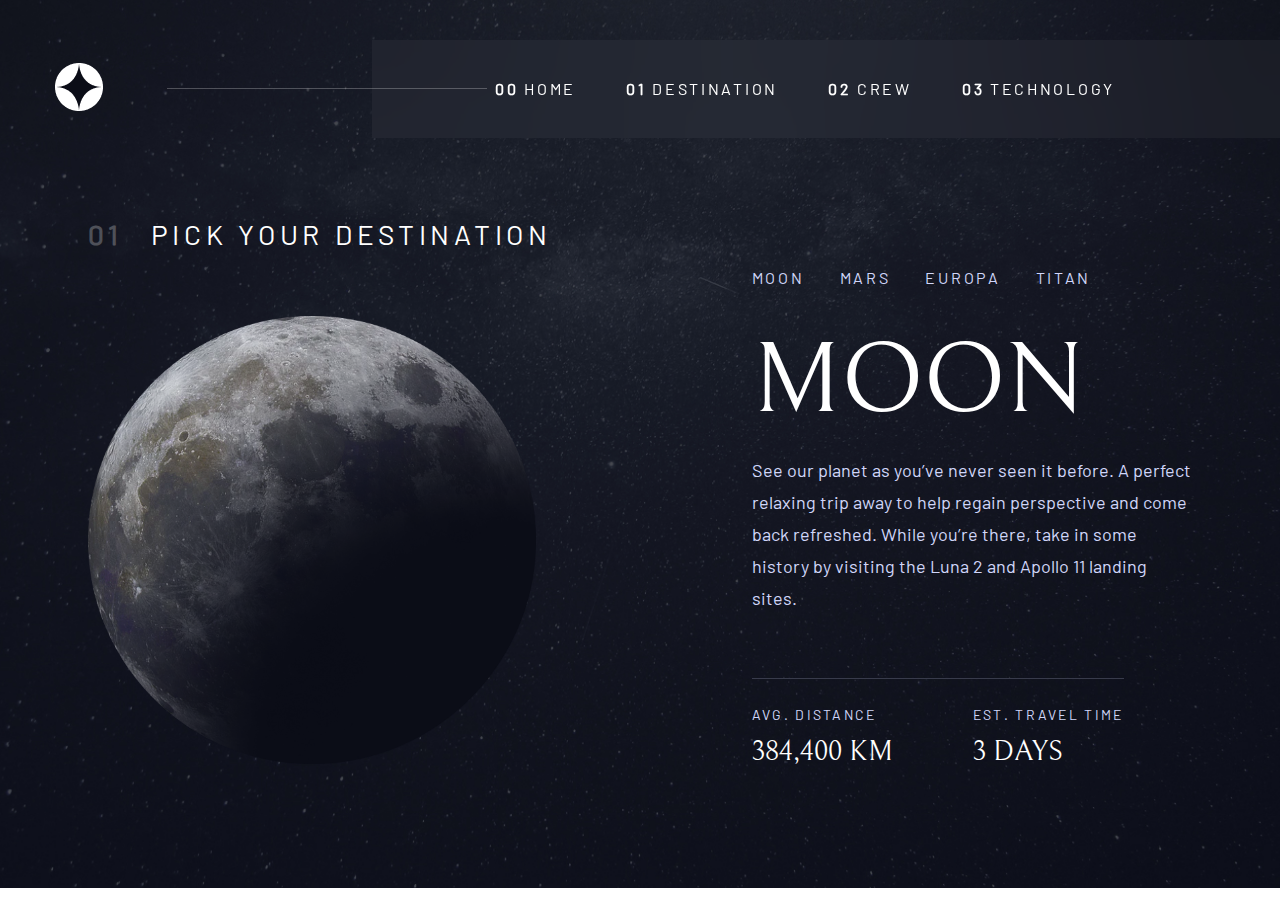
<file: bexruz.html>
<!DOCTYPE html>
<html lang="en">
  <head>
    <meta charset="UTF-8" />
    <meta name="viewport" content="width=device-width, initial-scale=1.0" />
    <link rel="icon" href="images/logo.png" />
    <link rel="stylesheet" href="./css/main.css" />
    <title>MOON</title>
  </head>
  <body class="moonbody">
    <!-- Bexruz -->
    <header class="site-header">
      <div class="header">
        <div class="headaer__logo">
          <a href="#"><img src="images/logo.png" /></a>
        </div>
        <div class="header__menu">
          <ul>
            <li>
              <a onclick="addShow();" href="./index.html"
                ><span class="header__number">00</span> HOME</a
              >
            </li>
            <li>
              <a onclick="addShow();" href="#"
                ><span class="header__number">01</span> DESTINATION</a
              >
            </li>
            <li>
              <a onclick="addShow();" href="#"
                ><span class="header__number">02</span> CREW</a
              >
            </li>
            <li>
              <a onclick="addShow();" href="#"
                ><span class="header__number">03</span> TECHNOLOGY</a
              >
            </li>
          </ul>
          <img
            onclick="addShow();"
            class="header__close"
            src="images/close.png"
          />
        </div>
        <span class="header__line"></span>
        <img onclick="addShow();" class="header__bars" src="images/bar.png" />
      </div>
    </header>

    <main class="site-main">
      <div class="hero__word2">
        <span class="hero__num">01</span>
        <h2>Pick your destination</h2>
      </div>
      <section class="hero-section">
        <div class="hero__imgWord">
        <div class="hero__word">
          <span class="hero__num">01</span>
          <h2>Pick your destination</h2>
        </div>
        <div class="hero__img"><img src="images/moon.png" /></div>
        </div>
        <div class="hero">
          <div class="hero__box">
            <ul>
              <li tabindex="0"><a href="#">MOON</a></li>
              <li tabindex="0"><a href="#">MARS</a></li>
              <li tabindex="0"><a href="#">EUROPA</a></li>
              <li tabindex="0"><a href="#">TITAN</a></li>
            </ul>
            <h1 class="hero__title">MOON</h1>
            <p class="hero__subtitle">
              See our planet as you’ve never seen it before. A perfect relaxing
              trip away to help regain perspective and come back refreshed.
              While you’re there, take in some history by visiting the Luna 2
              and Apollo 11 landing sites.
            </p>
            <div class="hero__bin">
              <div class="hero__numbers">
                <p>AVG. DISTANCE</p>
                <h3>384,400 km</h3>
              </div>
              <div class="hero__numbers">
                <p>Est. travel time</p>
                <h3>3 days</h3>
              </div>
            </div>
          </div>
        </div>
      </section>
    </main>

    <footer class="site-footer">
      <div class="container">
        <div class="footer"></div>
      </div>
    </footer>

    <script>
      let header__menu = document.querySelector(".header__menu");

      function addShow() {
        header__menu.classList.toggle("show");
      }
    </script>
  </body>
</html>
</file>
<file: css/main.css>
@font-face {
  font-display: swap;
  font-family: "Barlow";
  font-style: normal;
  font-weight: 400;
  src: url("../fonts/barlow-v12-latin-regular.woff2") format("woff2");
}
@font-face {
  font-display: swap;
  font-family: "Bellefair";
  font-style: normal;
  font-weight: 400;
  src: url("../fonts/bellefair-v14-latin-regular.woff2") format("woff2");
}
* {
  margin: 0;
  padding: 0;
  list-style: none;
  text-decoration: none;
  box-sizing: border-box;
  scroll-behavior: smooth;
}

.space-body {
  background-image: url(../images/body-b.png);
  background-repeat: no-repeat;
  background-size: cover;
  background-position: center;
  height: 100vh;
}

.menu {
  display: none;
}

.ibrohim-site-header {
  padding: 40px 0 0 55px;
}

.ibrohim-navbar {
  display: flex;
  align-items: center;
  justify-content: space-between;
  gap: 60px;
}

.ibrohim-navbar__line {
  content: "";
  width: 573px;
  height: 1px;
  background-color: #FFFFFF;
  margin-right: -180px;
  z-index: 1;
  opacity: 25%;
}

.ibrohim-navbar__list {
  background-image: url(../../images/header-bg.png);
  background-repeat: no-repeat;
  background-size: cover;
  background-position: center;
  padding: 0 200px 0 123px;
  display: flex;
  align-items: center;
  gap: 48px;
}

.ibrohim-navbar__item a {
  display: inline-block;
  padding: 39px 0;
  font-size: 16px;
  font-weight: 400;
  line-height: 19px;
  text-transform: uppercase;
  font-family: "Barlow", sans-serif;
  color: #FFFFFF;
  overflow: hidden;
  position: relative;
}
.ibrohim-navbar__item a > strong {
  margin-right: 11px;
  font-weight: 700;
}
.ibrohim-navbar__item a::before {
  content: "";
  position: absolute;
  width: 100%;
  height: 3px;
  background-color: #FFFFFF;
  bottom: 0;
  left: -100%;
  margin: 0 auto;
  transition: all 0.4s linear;
}
.ibrohim-navbar__item a:hover::before {
  left: 0;
}

.ibrohim-hero-section {
  padding: 251px 165px 131px 165px;
}

.hero {
  display: flex;
  align-items: end;
  justify-content: space-between;
}

.ibrohim-hero__text {
  width: 450px;
}
.ibrohim-hero__text > strong {
  font-size: 28px;
  font-weight: 400;
  line-height: 33px;
  font-family: "Bellefair", sans-serif;
  color: #D0D6F9;
}
.ibrohim-hero__text > h2 {
  font-size: 150px;
  font-weight: 400;
  line-height: 171px;
  font-family: "Bellefair", sans-serif;
  color: #FFFFFF;
}
.ibrohim-hero__text > p {
  font-size: 18px;
  font-weight: 400;
  line-height: 32px;
  font-family: "Barlow", sans-serif;
  color: #D0D6F9;
}

.hero__explore {
  width: 274px;
  height: 274px;
  border-radius: 50%;
  background-color: #FFFFFF;
  font-size: 32px;
  font-weight: 400;
  line-height: 36px;
  color: #0B0D17;
  font-family: "Bellefair", sans-serif;
  display: flex;
  align-items: center;
  justify-content: center;
}

@media (max-width: 1000px) {
  .space-body {
    background-image: url(../images/responsive_body-bg.png);
    background-repeat: no-repeat;
    background-size: cover;
    background-position: center;
    height: 100vh;
  }
  .ibrohim-hero-section {
    padding: 106px 159px 0 159px;
  }
  .hero {
    flex-direction: column;
    align-items: center;
    justify-content: space-between;
    padding-bottom: 90px;
  }
  .ibrohim-navbar__list {
    background-image: url(../images/responsive-nevbar_bg.png);
    background-repeat: no-repeat;
    background-size: cover;
    background-position: center;
    padding: 0 46px;
  }
  .ibrohim-navbar__item a {
    font-size: 14px;
    font-weight: 400;
    line-height: 16 px;
  }
  .ibrohim-navbar__item a > strong {
    display: none;
  }
  .ibrohim-navbar__line {
    display: none;
  }
  .ibrohim-hero__text {
    text-align: center;
  }
  .ibrohim-hero__text > h2 {
    font-size: 150px;
    font-weight: 400;
    line-height: 150px;
  }
}
@media (max-width: 642px) {
  .ibrohim-hero-section {
    padding: 48px 24px 90px;
  }
  .ibrohim-site-header {
    padding: 24px;
  }
  .ibrohim-navbar__list {
    display: none;
  }
  .menu {
    display: block;
  }
  .ibrohim-hero__text {
    width: 327px;
  }
  .ibrohim-hero__text > strong {
    font-size: 16px;
    font-weight: 400;
    line-height: 19px;
    font-family: "Bellefair", sans-serif;
    color: #D0D6F9;
  }
  .ibrohim-hero__text > h2 {
    font-size: 80px;
    font-weight: 400;
    line-height: 100px;
    font-family: "Bellefair", sans-serif;
    color: #FFFFFF;
  }
  .ibrohim-hero__text > p {
    font-size: 15px;
    font-weight: 400;
    line-height: 25px;
    font-family: "Barlow", sans-serif;
    color: #D0D6F9;
  }
  .hero__explore {
    width: 150px;
    height: 150px;
  }
}
.moonbody {
  background-image: url(../images/background.jpg);
  background-position: center;
  background-repeat: no-repeat;
  background-size: cover;
}

.site-header {
  overflow: hidden;
  padding: 40px 0 0 55px;
}

.header {
  display: flex;
  align-items: center;
  justify-content: space-between;
  gap: 48px;
}

.header__menu {
  display: flex;
  align-items: center;
  justify-content: center;
  background: rgba(255, 255, 255, 0.0392156863);
  -webkit-backdrop-filter: blur(30px);
          backdrop-filter: blur(30px);
  padding: 39px 165px 39px 123px;
}

.header__menu ul {
  padding: 0;
  margin: 0;
  display: flex;
  gap: 50px;
}

.header__menu ul a {
  position: relative;
  font-size: 16px;
  font-weight: 400;
  line-height: 19.2px;
  font-family: "Barlow";
  letter-spacing: 2.7px;
  color: #fff;
  text-transform: uppercase;
  transition: 0.4s;
}

.header__number {
  font-size: 16px;
  font-weight: 700;
  line-height: 19.2px;
  font-family: "Barlow";
  letter-spacing: 2.7px;
  color: #fff;
}

.header__menu ul a:hover .header__number {
  color: rgba(255, 255, 255, 0.6470588235);
}

.header__menu ul a:hover {
  color: rgba(255, 255, 255, 0.6470588235);
}

.header__menu ul a:hover::before {
  width: 100%;
}

.header__menu ul a::before {
  content: "";
  position: absolute;
  bottom: -35px;
  left: 0;
  width: 0;
  height: 2px;
  background-color: #fff;
  transition: 0.4s;
}

.header__close,
.header__bars {
  display: none;
}

.header__line {
  position: absolute;
  width: 32%;
  height: 1px;
  top: 88px;
  left: 167px;
  opacity: 0.25;
  background: #fff;
}

.hero-section {
  display: flex;
  justify-content: center;
  align-items: end;
  gap: 200px;
  margin-top: 80px;
  margin-bottom: 120px;
  padding: 0 40px;
}

.hero__word2 {
  display: none;
}

.hero__word {
  display: flex;
  align-items: center;
  gap: 28px;
}

.hero__word h2 {
  font-family: "Barlow";
  font-size: 28px;
  font-weight: 400;
  line-height: 33.6px;
  letter-spacing: 4.72px;
  text-transform: uppercase;
  color: #fff;
}

.hero__num {
  font-family: "Barlow";
  font-size: 28px;
  font-weight: 700;
  line-height: 33.6px;
  letter-spacing: 4.72px;
  color: #fff;
  opacity: 0.25;
}

.hero__imgWord {
  display: flex;
  flex-direction: column;
  gap: 64px;
}

.hero__img img {
  max-width: 448px;
}

.hero__box {
  display: flex;
  justify-content: start;
  align-items: start;
  flex-direction: column;
  gap: 10px;
  max-width: 440px;
}

.hero__box ul {
  display: flex;
  gap: 35px;
}

.hero__box ul li a {
  position: relative;
  font-family: "Barlow";
  font-size: 16px;
  font-weight: 400;
  line-height: 19.2px;
  letter-spacing: 2.7px;
  color: #d0d6f9;
  text-transform: uppercase;
  transition: 0.3s;
}

.hero__box ul li a:hover {
  cursor: pointer;
  color: #fff;
}

.hero__box ul a:focus {
  color: #fff;
}

.hero__box ul a:focus::before {
  width: 100%;
}

.hero__box ul a::before {
  content: "";
  position: absolute;
  bottom: -12px;
  right: 0;
  width: 0;
  height: 2px;
  background-color: #fff;
  transition: 0.4s;
}

.hero__title {
  font-family: "Bellefair";
  font-size: 100px;
  font-weight: 400;
  line-height: 114.6px;
  color: #fff;
  padding: 27px 0 4px 0;
}

.hero__subtitle {
  font-family: "Barlow";
  font-size: 18px;
  font-weight: 400;
  line-height: 32px;
  color: #d0d6f9;
}

.hero__bin {
  border-top: 1px solid #383b4b;
  display: flex;
  align-items: center;
  padding-top: 28px;
  margin-top: 54px;
  gap: 80px;
}

.hero__numbers {
  display: flex;
  flex-direction: column;
  align-items: start;
  justify-content: center;
  gap: 12px;
}

.hero__numbers p {
  font-family: "Barlow";
  font-size: 14px;
  font-weight: 400;
  line-height: 16.8px;
  letter-spacing: 2.3px;
  color: #d0d6f9;
  text-transform: uppercase;
}

.hero__numbers h3 {
  font-family: "Bellefair";
  font-size: 28px;
  font-weight: 400;
  line-height: 32.09px;
  color: #fff;
  text-transform: uppercase;
}

@media (max-width: 1410px) {
  .header__line {
    width: 25%;
  }
}
@media (max-width: 1273px) {
  .header__line {
    width: 22%;
  }
  .header__menu {
    padding: 39px 140px 39px 90px;
  }
}
@media (max-width: 1273px) {
  .header__line {
    width: 22%;
  }
  .header__menu {
    padding: 39px 140px 39px 90px;
  }
}
@media (max-width: 1190px) {
  .header__line {
    width: 20%;
  }
  .header__menu {
    padding: 39px 120px 39px 80px;
  }
}
@media (max-width: 1130px) {
  .header__line {
    width: 18%;
  }
  .header__menu {
    padding: 39px 100px 39px 70px;
  }
}
@media (max-width: 1199.5px) {
  .header__line {
    display: none;
  }
  .header__menu {
    padding: 39px 80px 39px 70px;
  }
  .hero__img img {
    max-width: 400px;
  }
  .hero-section {
    gap: 100px;
  }
  .hero__title {
    font-family: "Bellefair";
    font-size: 90px;
    font-weight: 400;
  }
  .hero__word h2 {
    font-size: 25px;
    line-height: 30px;
    letter-spacing: 4.72px;
  }
}
@media (max-width: 991.5px) {
  .header__menu {
    padding: 35px 50px 35px 40px;
  }
  .header__number,
  .header__menu ul a {
    font-size: 14px;
    line-height: 18px;
  }
  .header__menu ul {
    gap: 30px;
  }
  .hero__img img {
    max-width: 350px;
  }
  .hero-section {
    gap: 50px;
  }
  .hero__title {
    padding: 15px 0 4px 0;
    font-size: 80px;
  }
  .hero__word h2 {
    font-size: 22px;
    line-height: 29px;
    letter-spacing: 3.72px;
  }
  .hero__subtitle {
    font-size: 16px;
    line-height: 28px;
  }
  .hero__bin {
    padding-top: 25px;
    margin-top: 30px;
  }
  .hero__word {
    gap: 18px;
  }
}
@media (max-width: 767.5px) {
  .site-header {
    padding: 0;
  }
  .headaer__logo a img {
    padding: 18px 39px;
  }
  .header__number {
    display: none;
  }
  .header__menu {
    padding: 39px 46px;
  }
  .header__menu ul li a {
    font-size: 14px;
    line-height: 16.8px;
    letter-spacing: 2.36px;
  }
  .hero-section {
    position: relative;
    flex-direction: column;
    align-items: center;
    gap: 50px;
    left: 0;
  }
  .hero__word2 {
    margin: 40px 38px;
    display: block;
    display: flex;
    align-items: center;
    gap: 18px;
  }
  .hero__word {
    display: none;
  }
  .hero__word2 h2 {
    font-family: "Barlow";
    font-size: 20px;
    font-weight: 400;
    line-height: 24px;
    letter-spacing: 3.375px;
    text-transform: uppercase;
    color: #fff;
  }
  .hero__box {
    justify-content: center;
    align-items: center;
    gap: 10px;
    max-width: 573px;
    text-align: center;
  }
  .hero__bin {
    width: 100%;
    justify-content: center;
    align-items: center;
  }
  .hero__numbers {
    align-items: center;
    justify-content: center;
  }
  .hero__img img {
    max-width: 300px;
  }
  .hero__title {
    padding: 32px 0 4px 0;
    font-size: 80px;
  }
  .hero__bin {
    padding-top: 44px;
  }
}
@media (max-width: 669px) {
  .header__menu ul li a {
    font-size: 12px;
    line-height: 15px;
  }
}
@media (max-width: 575.5px) {
  .header__close {
    display: inline-block;
    position: absolute;
    top: 33px;
    right: 24px;
    padding: 0.37px 0.87px 0.37px 0.87px;
    transition: 0.3s;
  }
  .header__bars {
    display: inline-block;
    position: absolute;
    top: 33px;
    right: 24px;
    transition: 0.3s;
  }
  .header__menu {
    position: fixed;
    top: 0;
    right: 0;
    width: 255px;
    height: 100vh;
    z-index: 101;
    opacity: 0;
    -webkit-backdrop-filter: blur(81.5484542847px);
            backdrop-filter: blur(81.5484542847px);
    visibility: hidden;
    transition: 0.3s;
    display: flex;
    flex-direction: column;
    justify-content: center;
    align-items: start;
  }
  .header__menu.show {
    opacity: 1;
    visibility: visible;
  }
  .header__number {
    display: inline-block;
  }
  .header__menu ul {
    justify-content: center;
    flex-direction: column;
    align-items: start;
    gap: 30px;
  }
  .header__menu ul li a {
    font-size: 16px;
    line-height: 19.2px;
  }
  .headaer__logo a img {
    padding: 24px;
  }
  .hero__word2 {
    display: none;
  }
  .hero__num,
  .hero__word h2 {
    font-size: 16px;
    line-height: 19.2px;
    letter-spacing: 2.7px;
  }
  .hero__word {
    display: flex;
  }
  .hero__num {
    font-size: 16px;
    line-height: 19.2px;
    letter-spacing: 2.7px;
    text-align: left;
  }
  .hero__img img {
    max-width: 170px;
  }
  .hero__imgWord {
    align-items: center;
  }
  .hero__box ul li a {
    font-size: 14px;
    line-height: 16.8px;
    letter-spacing: 2.3px;
  }
  .hero__title {
    font-size: 56px;
    line-height: 64.18px;
  }
  .hero__subtitle {
    font-size: 15px;
    line-height: 25px;
    max-width: 327px;
  }
  .hero__bin {
    flex-direction: column;
    gap: 32px;
  }
  .hero__numbers p {
    font-size: 14px;
    line-height: 16.8px;
    letter-spacing: 2.3px;
  }
  .hero__numbers h3 {
    font-size: 28px;
    line-height: 32.09px;
  }
  .hero__imgWord {
    gap: 32px;
  }
  .hero-section {
    margin-top: 24px;
    gap: 26px;
  }
  .hero__title {
    padding: 20px 0 4px 0;
    font-size: 80px;
  }
  .hero__bin {
    margin-top: 32px;
    padding-top: 32px;
  }
}/*# sourceMappingURL=main.css.map */
</file>
